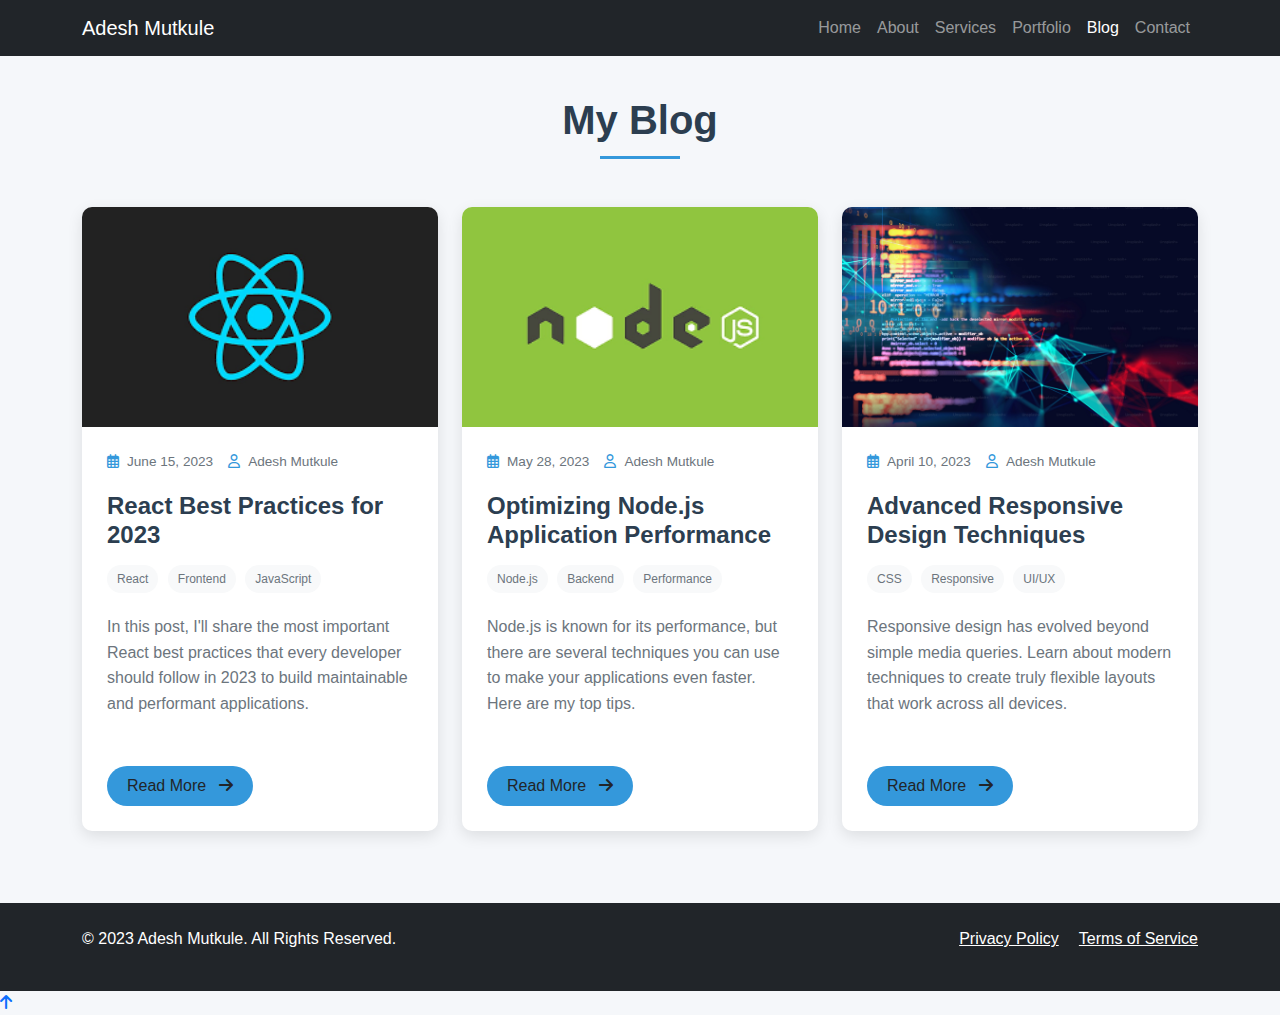
<file: blog.html>
<!DOCTYPE html>
<html lang="en">
<head>
    <meta charset="UTF-8">
    <meta name="viewport" content="width=device-width, initial-scale=1.0">
    <title>Blog - Adesh Mutkule | Full Stack Developer</title>
    <!-- Bootstrap CSS -->
    <link href="https://cdn.jsdelivr.net/npm/bootstrap@5.3.0/dist/css/bootstrap.min.css" rel="stylesheet">
    <!-- Font Awesome -->
    <link rel="stylesheet" href="https://cdnjs.cloudflare.com/ajax/libs/font-awesome/6.4.0/css/all.min.css">
    <!-- Custom CSS -->
    <style>
        :root {
            --primary-color: #3498db;
            --secondary-color: #2c3e50;
            --accent-color: #e74c3c;
            --light-bg: #f8f9fa;
            --dark-bg: #343a40;
            --text-color: #333;
            --text-light: #6c757d;
        }
        
        body {
            font-family: 'Segoe UI', Tahoma, Geneva, Verdana, sans-serif;
            color: var(--text-color);
            background-color: #f5f7fa;
        }
        
        .section-title {
            position: relative;
            padding-bottom: 15px;
            font-weight: 700;
            color: var(--secondary-color);
        }
        
        .section-title:after {
            content: '';
            position: absolute;
            bottom: 0;
            left: 50%;
            transform: translateX(-50%);
            width: 80px;
            height: 3px;
            background: var(--primary-color);
        }
        
        .blog-card {
            border: none;
            border-radius: 10px;
            overflow: hidden;
            box-shadow: 0 5px 15px rgba(0, 0, 0, 0.1);
            transition: all 0.3s ease;
            margin-bottom: 30px;
            background: white;
            height: 100%;
        }
        
        .blog-card:hover {
            transform: translateY(-5px);
            box-shadow: 0 10px 25px rgba(0, 0, 0, 0.15);
        }
        
        .blog-img-container {
            height: 220px;
            overflow: hidden;
        }
        
        .blog-img {
            width: 100%;
            height: 100%;
            object-fit: cover;
            transition: transform 0.5s ease;
        }
        
        .blog-card:hover .blog-img {
            transform: scale(1.05);
        }
        
        .card-body {
            padding: 25px;
            display: flex;
            flex-direction: column;
            height: calc(100% - 220px);
        }
        
        .post-meta {
            display: flex;
            flex-wrap: wrap;
            margin-bottom: 15px;
            font-size: 0.85rem;
            color: var(--text-light);
        }
        
        .post-meta span {
            margin-right: 15px;
            margin-bottom: 5px;
        }
        
        .post-meta i {
            color: var(--primary-color);
        }
        
        .post-title {
            font-weight: 700;
            margin-bottom: 15px;
            color: var(--secondary-color);
            font-size: 1.5rem;
        }
        
        .post-excerpt {
            color: var(--text-light);
            margin-bottom: 20px;
            line-height: 1.6;
            flex-grow: 1;
        }
        
        .read-more-btn {
            background: var(--primary-color);
            border: none;
            padding: 8px 20px;
            border-radius: 30px;
            font-weight: 500;
            transition: all 0.3s ease;
            align-self: flex-start;
        }
        
        .read-more-btn:hover {
            background: var(--secondary-color);
            transform: translateY(-2px);
        }
        
        .tag-badge {
            background: var(--light-bg);
            color: var(--text-light);
            padding: 5px 10px;
            border-radius: 20px;
            font-size: 0.75rem;
            margin-right: 5px;
            margin-bottom: 5px;
            display: inline-block;
        }
        
        .pagination .page-item.active .page-link {
            background-color: var(--primary-color);
            border-color: var(--primary-color);
        }
        
        .pagination .page-link {
            color: var(--secondary-color);
            margin: 0 5px;
            border-radius: 5px !important;
        }
        
        @media (max-width: 768px) {
            .blog-img-container {
                height: 180px;
            }
            
            .card-body {
                padding: 20px;
            }
            
            .post-title {
                font-size: 1.3rem;
            }
        }
    </style>
</head>
<body>
    <!-- Navigation -->
    <nav class="navbar navbar-expand-lg navbar-dark bg-dark fixed-top">
        <div class="container">
            <a class="navbar-brand" href="index.html">Adesh Mutkule</a>
            <button class="navbar-toggler" type="button" data-bs-toggle="collapse" data-bs-target="#navbarNav" aria-controls="navbarNav" aria-expanded="false" aria-label="Toggle navigation">
                <span class="navbar-toggler-icon"></span>
            </button>
            <div class="collapse navbar-collapse" id="navbarNav">
                <ul class="navbar-nav ms-auto">
                    <li class="nav-item"><a class="nav-link" href="index.html">Home</a></li>
                    <li class="nav-item"><a class="nav-link" href="about.html">About</a></li>
                    <li class="nav-item"><a class="nav-link" href="services.html">Services</a></li>
                    <li class="nav-item"><a class="nav-link" href="portfolio.html">Portfolio</a></li>
                    <li class="nav-item"><a class="nav-link active" href="blog.html">Blog</a></li>
                    <li class="nav-item"><a class="nav-link" href="contact.html">Contact</a></li>
                </ul>
            </div>
        </div>
    </nav>

    <!-- Blog Section -->
    <section class="blog-section py-5 mt-5">
        <div class="container">
            <h1 class="section-title text-center mb-5">My Blog</h1>
            
            <div class="row">
                <!-- Blog Post 1 -->
                <div class="col-lg-4 col-md-6 mb-4">
                    <div class="card blog-card">
                        <div class="blog-img-container">
                            <img src="assets/images/blog/1.png" alt="React Best Practices" class="blog-img">
                        </div>
                        <div class="card-body">
                            <div class="post-meta">
                                <span><i class="far fa-calendar-alt me-2"></i>June 15, 2023</span>
                                <span><i class="far fa-user me-2"></i>Adesh Mutkule</span>
                            </div>
                            <h2 class="post-title">React Best Practices for 2023</h2>
                            <div class="mb-3">
                                <span class="tag-badge">React</span>
                                <span class="tag-badge">Frontend</span>
                                <span class="tag-badge">JavaScript</span>
                            </div>
                            <p class="post-excerpt">In this post, I'll share the most important React best practices that every developer should follow in 2023 to build maintainable and performant applications.</p>
                            <a href="#" class="btn read-more-btn">Read More <i class="fas fa-arrow-right ms-2"></i></a>
                        </div>
                    </div>
                </div>
                
                <!-- Blog Post 2 -->
                <div class="col-lg-4 col-md-6 mb-4">
                    <div class="card blog-card">
                        <div class="blog-img-container">
                            <img src="assets/images/blog/2.images.png" alt="Node.js Performance" class="blog-img">
                        </div>
                        <div class="card-body">
                            <div class="post-meta">
                                <span><i class="far fa-calendar-alt me-2"></i>May 28, 2023</span>
                                <span><i class="far fa-user me-2"></i>Adesh Mutkule</span>
                            </div>
                            <h2 class="post-title">Optimizing Node.js Application Performance</h2>
                            <div class="mb-3">
                                <span class="tag-badge">Node.js</span>
                                <span class="tag-badge">Backend</span>
                                <span class="tag-badge">Performance</span>
                            </div>
                            <p class="post-excerpt">Node.js is known for its performance, but there are several techniques you can use to make your applications even faster. Here are my top tips.</p>
                            <a href="#" class="btn read-more-btn">Read More <i class="fas fa-arrow-right ms-2"></i></a>
                        </div>
                    </div>
                </div>
                
                <!-- Blog Post 3 -->
                <div class="col-lg-4 col-md-6 mb-4">
                    <div class="card blog-card">
                        <div class="blog-img-container">
                            <img src="assets/images/blog/5.image.jpg" alt="Responsive Design" class="blog-img">
                        </div>
                        <div class="card-body">
                            <div class="post-meta">
                                <span><i class="far fa-calendar-alt me-2"></i>April 10, 2023</span>
                                <span><i class="far fa-user me-2"></i>Adesh Mutkule</span>
                            </div>
                            <h2 class="post-title">Advanced Responsive Design Techniques</h2>
                            <div class="mb-3">
                                <span class="tag-badge">CSS</span>
                                <span class="tag-badge">Responsive</span>
                                <span class="tag-badge">UI/UX</span>
                            </div>
                            <p class="post-excerpt">Responsive design has evolved beyond simple media queries. Learn about modern techniques to create truly flexible layouts that work across all devices.</p>
                            <a href="#" class="btn read-more-btn">Read More <i class="fas fa-arrow-right ms-2"></i></a>
                        </div>
                    </div>
                </div>
                
                </div>
                </div>
            
        </div>
    </section>
    <section>
        
    <!-- Footer -->
    <footer class="bg-dark text-white py-4">
        <div class="container">
            <div class="row">
                <div class="col-md-6">
                    <p>&copy; 2023 Adesh Mutkule. All Rights Reserved.</p>
                </div>
                <div class="col-md-6 text-md-end">
                    <a href="#" class="text-white me-3">Privacy Policy</a>
                    <a href="#" class="text-white">Terms of Service</a>
                </div>
            </div>
        </div>
    </footer>
         </section>


    <a href="#" class="back-to-top"><i class="fas fa-arrow-up"></i></a>

   
    

    <!-- Bootstrap JS -->
    <script src="https://cdn.jsdelivr.net/npm/bootstrap@5.3.0/dist/js/bootstrap.bundle.min.js"></script>
</body>
</html>
</file>
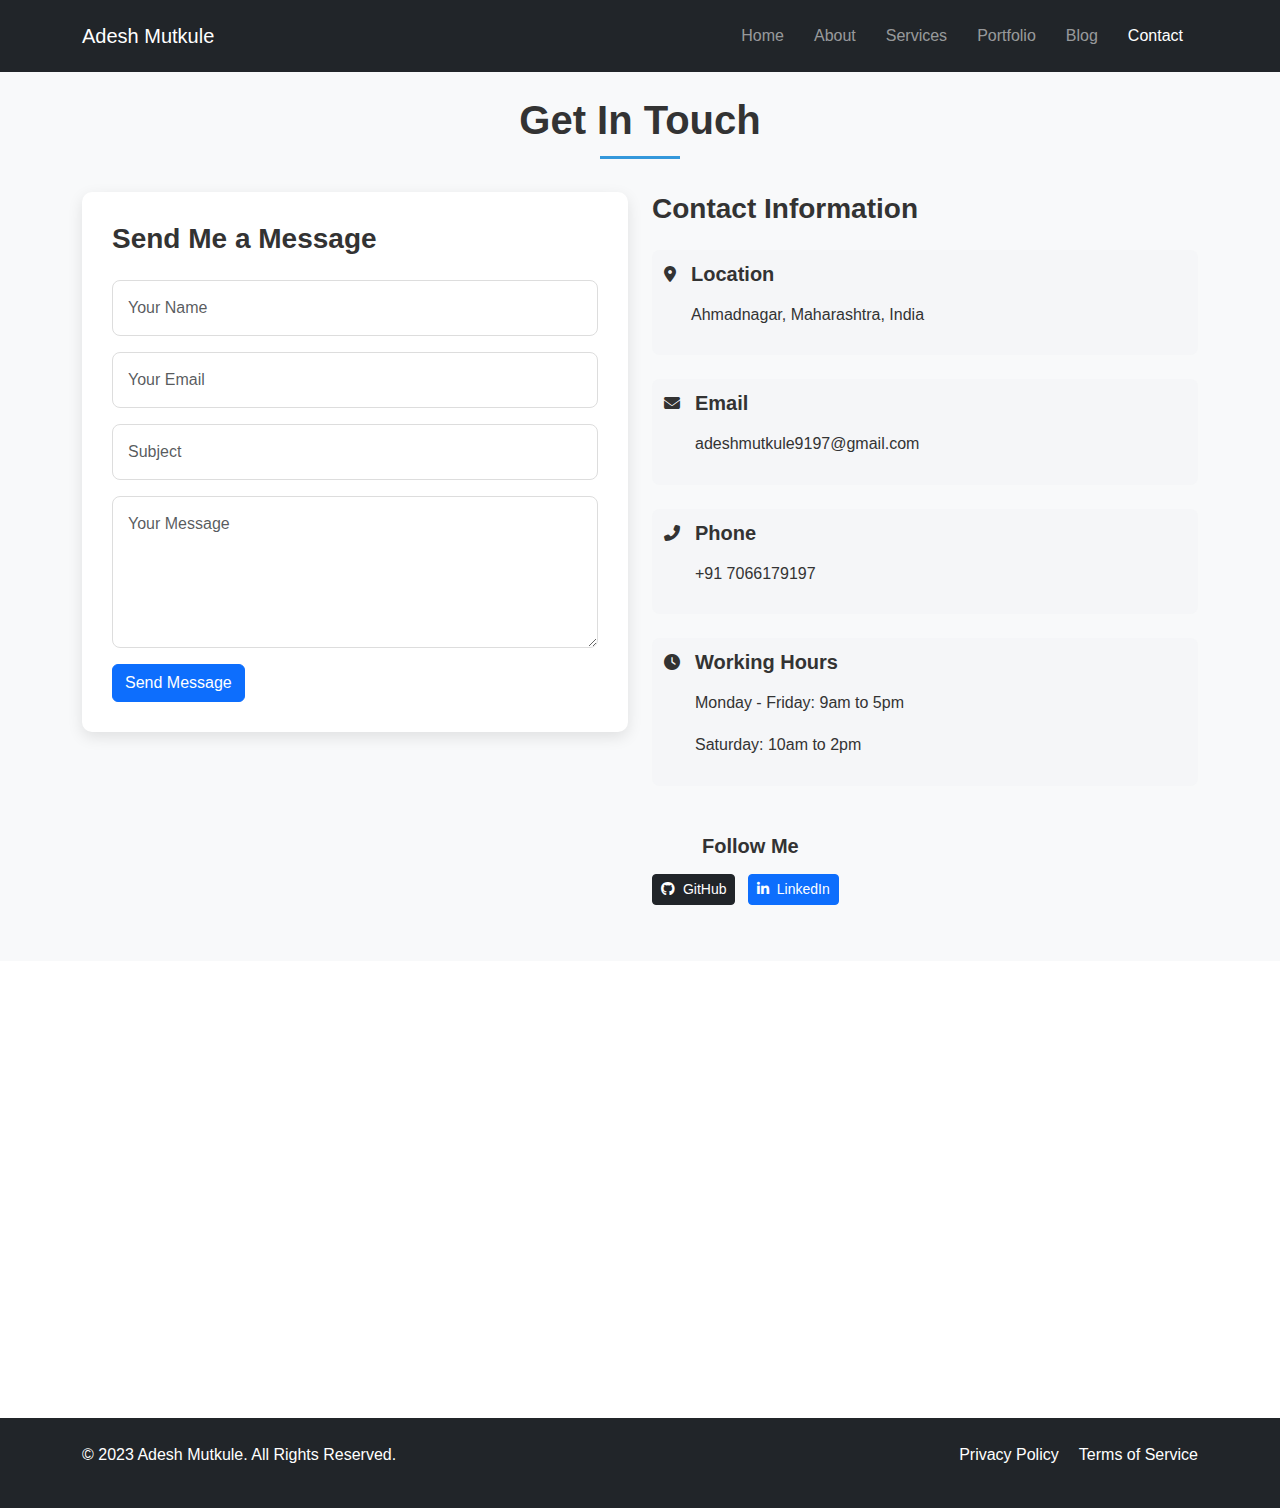
<file: contact.html>
<!DOCTYPE html>
<html lang="en">

<head>
    <meta charset="UTF-8">
    <meta name="viewport" content="width=device-width, initial-scale=1.0">
    <title>Contact - Adesh Mutkule | Full Stack Developer</title>
    <!-- Bootstrap CSS -->
    <link href="https://cdn.jsdelivr.net/npm/bootstrap@5.3.0/dist/css/bootstrap.min.css" rel="stylesheet">
    <!-- Font Awesome -->
    <link rel="stylesheet" href="https://cdnjs.cloudflare.com/ajax/libs/font-awesome/6.4.0/css/all.min.css">
    <!-- Custom CSS -->
    <link rel="stylesheet" href="assets/css/style.css">
    <link rel="stylesheet" href="assets/css/responsive.css">
</head>

<body>
    <!-- Navigation -->
    <nav class="navbar navbar-expand-lg navbar-dark bg-dark fixed-top">
        <div class="container">
            <a class="navbar-brand" href="index.html">Adesh Mutkule</a>
            <button class="navbar-toggler" type="button" data-bs-toggle="collapse" data-bs-target="#navbarNav">
                <span class="navbar-toggler-icon"></span>
            </button>
            <div class="collapse navbar-collapse" id="navbarNav">
                <ul class="navbar-nav ms-auto">
                    <li class="nav-item"><a class="nav-link" href="index.html">Home</a></li>
                    <li class="nav-item"><a class="nav-link" href="about.html">About</a></li>
                    <li class="nav-item"><a class="nav-link" href="services.html">Services</a></li>
                    <li class="nav-item"><a class="nav-link" href="portfolio.html">Portfolio</a></li>
                    <li class="nav-item"><a class="nav-link" href="blog.html">Blog</a></li>
                    <li class="nav-item"><a class="nav-link active" href="contact.html">Contact</a></li>
                </ul>
            </div>
        </div>
    </nav>

    <!-- Contact Section -->
    <section class="contact-section py-5 mt-5">
        <div class="container">
            <h1 class="section-title text-center mb-5">Get In Touch</h1>

            <div class="row">
                <div class="col-lg-6 mb-5 mb-lg-0">
                    <div class="contact-form">
                        <h3 class="mb-4">Send Me a Message</h3>
                        <form id="contactForm" method="POST">
                            <div class="mb-3">
                                <input type="text" class="form-control" id="name" placeholder="Your Name" required>
                            </div>
                            <div class="mb-3">
                                <input type="email" class="form-control" id="email" placeholder="Your Email" required>
                            </div>
                            <div class="mb-3">
                                <input type="text" class="form-control" id="subject" placeholder="Subject">
                            </div>
                            <div class="mb-3">
                                <textarea class="form-control" id="message" rows="5" placeholder="Your Message"
                                    required></textarea>
                            </div>
                            <button type="submit" class="btn btn-primary">Send Message</button>
                        </form>
                        <div id="formSuccess" class="alert alert-success mt-3 d-none">
                            Thank you for your message! I will get back to you soon.
                        </div>
                    </div>
                </div>

                <div class="col-lg-6">
                    <div class="contact-info">
                        <h3 class="mb-4">Contact Information</h3>
                        <div class="info-item mb-4">
                            <div class="icon-box">
                                <i class="fas fa-map-marker-alt"></i>
                            </div>
                            <div class="info-content">
                                <h5>Location</h5>
                                <p>Ahmadnagar, Maharashtra, India</p>
                            </div>
                        </div>

                        <div class="info-item mb-4">
                            <div class="icon-box">
                                <i class="fas fa-envelope"></i>
                            </div>
                            <div class="info-content">
                                <h5>Email</h5>
                                <p>adeshmutkule9197@gmail.com</p>
                            </div>
                        </div>

                        <div class="info-item mb-4">
                            <div class="icon-box">
                                <i class="fas fa-phone-alt"></i>
                            </div>
                            <div class="info-content">
                                <h5>Phone</h5>
                                <p>+91 7066179197</p>
                            </div>
                        </div>

                        <div class="info-item">
                            <div class="icon-box">
                                <i class="fas fa-clock"></i>
                            </div>
                            <div class="info-content">
                                <h5>Working Hours</h5>
                                <p>Monday - Friday: 9am to 5pm</p>
                                <p>Saturday: 10am to 2pm</p>
                            </div>
                        </div>

                        <div class="social-links mt-5 mr-4">
                            <h5 class="mb-3" style="margin-left: 50px;">Follow Me</h5>

                            <!-- GitHub Button -->
                            <a href="https://github.com/Adesh-Mutkule" class="btn btn-dark btn-sm me-2 mb-2">
                                <i class="fab fa-github me-1"></i> GitHub
                            </a>

                            <!-- LinkedIn Button -->
                            <a href="https://www.linkedin.com/in/adesh-mutkule-3a5622282"
                                class="btn btn-primary btn-sm me-2 mb-2">
                                <i class="fab fa-linkedin-in me-1"></i> LinkedIn
                            </a>
                        </div>
                    </div>
                </div>
            </div>
        </div>
    </section>

    <!-- Map Section -->
    <section class="map-section">
        <div class="container-fluid p-0">
            <iframe
                src="https://www.google.com/maps/embed?pb=!1m18!1m12!1m3!1d120637.94989531246!2d74.66027025875806!3d19.110466281412023!2m3!1f0!2f0!3f0!3m2!1i1024!2i768!4f13.1!3m3!1m2!1s0x3bdcb05d46788921%3A0x6677e92c1a5181b6!2sAhmadnagar%2C%20Maharashtra!5e0!3m2!1sen!2sin!4v1749920651245!5m2!1sen!2sin"
                width="100%" height="450" style="border:0;" allowfullscreen="" loading="lazy"
                referrerpolicy="no-referrer-when-downgrade"></iframe>
        </div>
    </section>

    <!-- Footer -->
    <footer class="bg-dark text-white py-4">
        <div class="container">
            <div class="row">
                <div class="col-md-6">
                    <p>&copy; 2023 Adesh Mutkule. All Rights Reserved.</p>
                </div>
                <div class="col-md-6 text-md-end">
                    <a href="#" class="text-white me-3">Privacy Policy</a>
                    <a href="#" class="text-white">Terms of Service</a>
                </div>
            </div>
        </div>
    </footer>
    <a href="#" class="back-to-top"><i class="fas fa-arrow-up"></i></a>


    <!-- JavaScript -->
    <script src="https://cdn.jsdelivr.net/npm/bootstrap@5.3.0/dist/js/bootstrap.bundle.min.js"></script>
    <script src="assets/js/contact-form.js"></script>
    <script src="assets/js/main.js"></script>
</body>

</html>
</file>
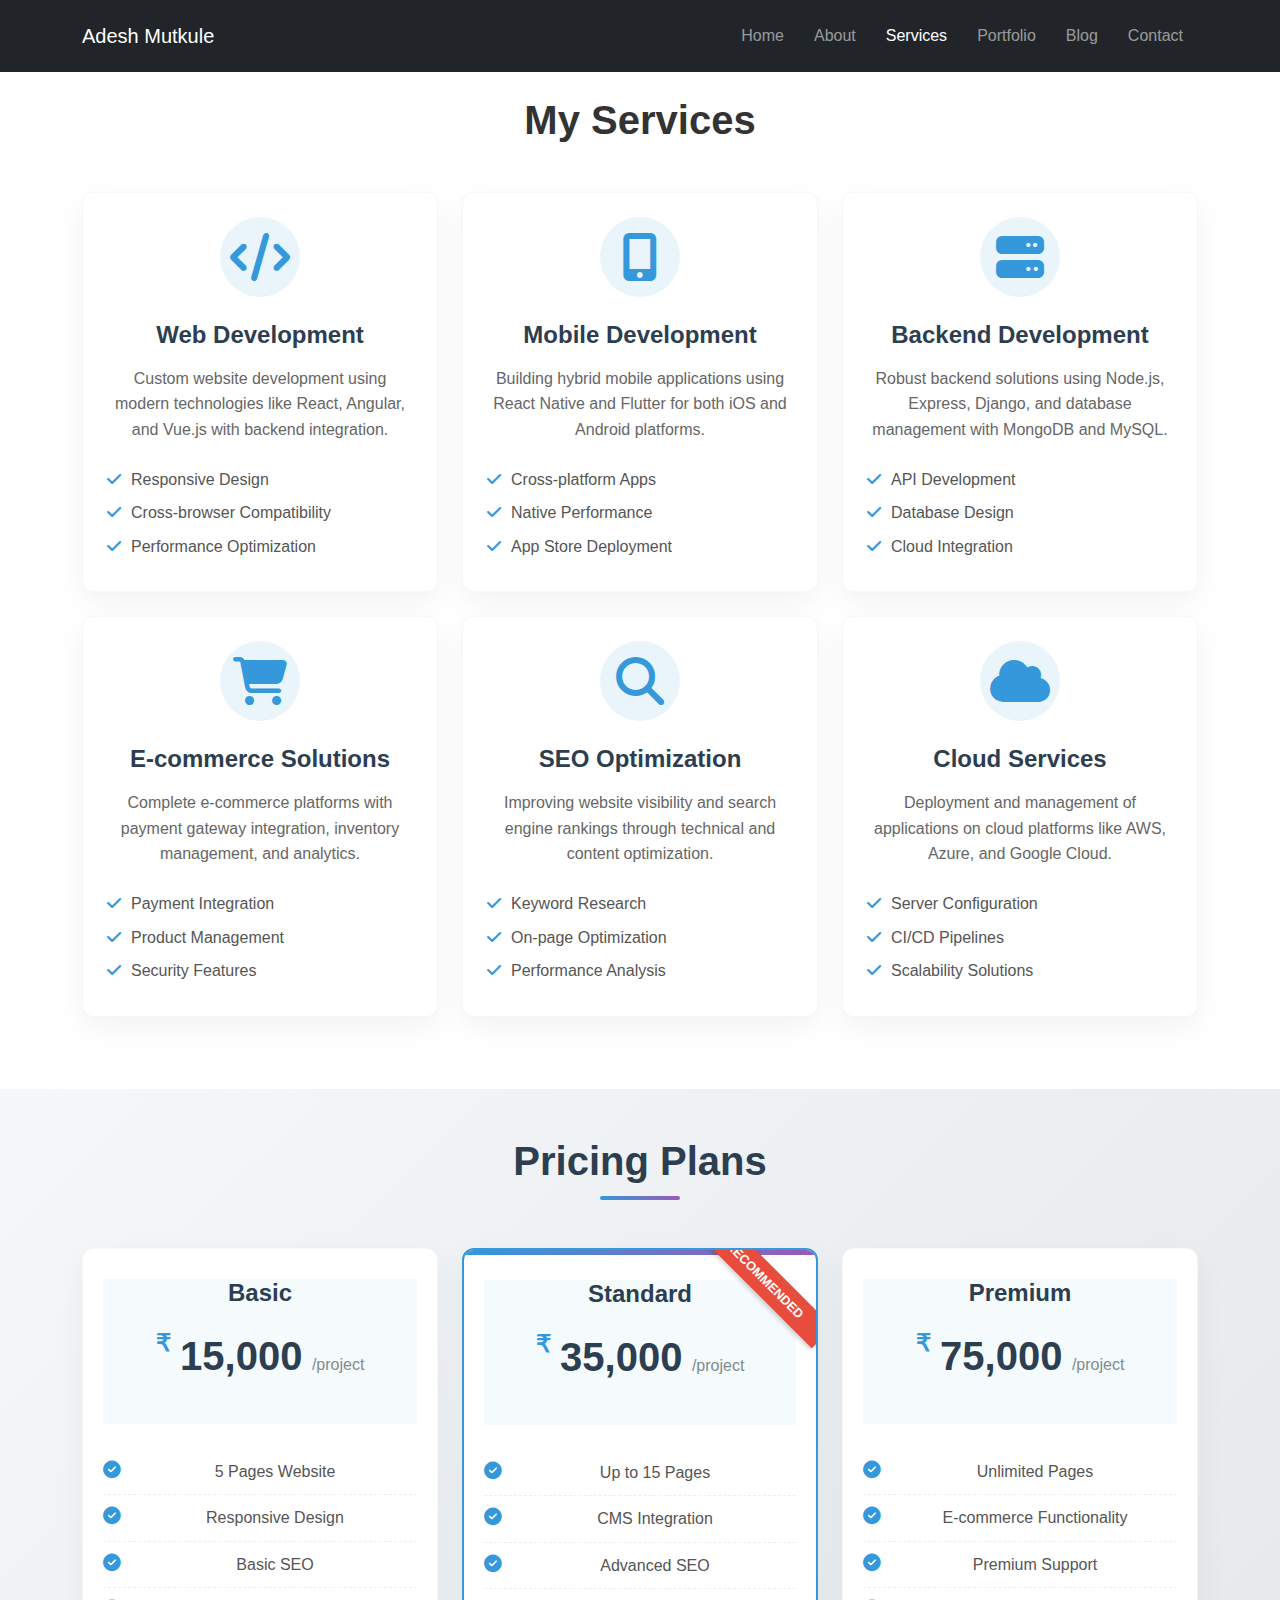
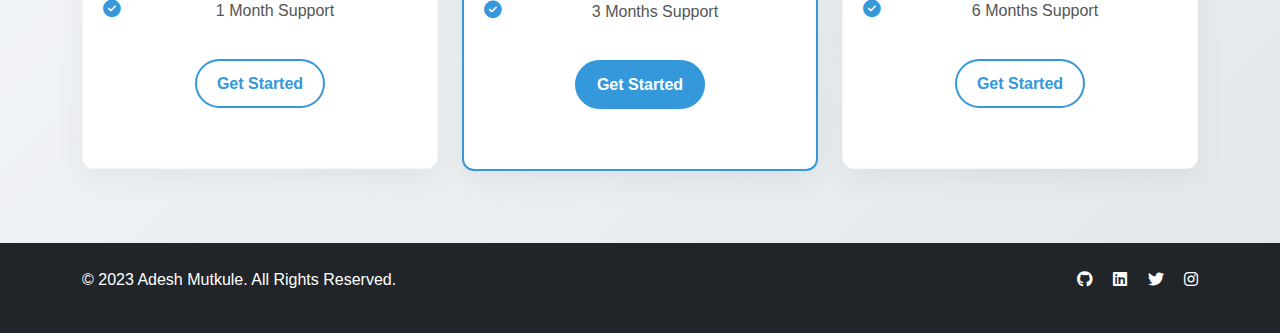
<file: services.html>
<!DOCTYPE html>
<html lang="en">
<head>
    <meta charset="UTF-8">
    <meta name="viewport" content="width=device-width, initial-scale=1.0">
    <title>Services - Adesh Mutkule | Full Stack Developer</title>
    <!-- Bootstrap CSS -->
    <link href="https://cdn.jsdelivr.net/npm/bootstrap@5.3.0/dist/css/bootstrap.min.css" rel="stylesheet">
    <!-- Font Awesome -->
    <link rel="stylesheet" href="https://cdnjs.cloudflare.com/ajax/libs/font-awesome/6.4.0/css/all.min.css">
    <!-- Custom CSS -->
    <link rel="stylesheet" href="assets/css/style.css">
    <link rel="stylesheet" href="assets/css/responsive.css">
</head>
<body>
    <!-- Navigation -->
    <nav class="navbar navbar-expand-lg navbar-dark bg-dark fixed-top">
        <div class="container">
            <a class="navbar-brand" href="index.html">Adesh Mutkule</a>
            <button class="navbar-toggler" type="button" data-bs-toggle="collapse" data-bs-target="#navbarNav">
                <span class="navbar-toggler-icon"></span>
            </button>
            <div class="collapse navbar-collapse" id="navbarNav">
                <ul class="navbar-nav ms-auto">
                    <li class="nav-item"><a class="nav-link" href="index.html">Home</a></li>
                    <li class="nav-item"><a class="nav-link" href="about.html">About</a></li>
                    <li class="nav-item"><a class="nav-link active" href="services.html">Services</a></li>
                    <li class="nav-item"><a class="nav-link" href="portfolio.html">Portfolio</a></li>
                    <li class="nav-item"><a class="nav-link" href="blog.html">Blog</a></li>
                    <li class="nav-item"><a class="nav-link" href="contact.html">Contact</a></li>
                </ul>
            </div>
        </div>
    </nav>

<!-- Services Section -->
<section class="expert-services py-5 mt-5">
    <div class="container">
        <h1 class="services-main-title text-center mb-5">My Services</h1>
        <div class="row">
            <!-- Web Development -->
            <div class="col-md-4 mb-4">
                <div class="service-item-card p-4 h-100">
                    <div class="service-icon-container mb-4">
                        <i class="fas fa-code fa-3x"></i>
                    </div>
                    <h3 class="service-title">Web Development</h3>
                    <p class="service-description">Custom website development using modern technologies like React, Angular, and Vue.js with backend integration.</p>
                    <ul class="service-benefits-list">
                        <li>Responsive Design</li>
                        <li>Cross-browser Compatibility</li>
                        <li>Performance Optimization</li>
                    </ul>
                    <div class="service-hover-layer"></div>
                </div>
            </div>
            
            <!-- Mobile Development -->
            <div class="col-md-4 mb-4">
                <div class="service-item-card p-4 h-100">
                    <div class="service-icon-container mb-4">
                        <i class="fas fa-mobile-alt fa-3x"></i>
                    </div>
                    <h3 class="service-title">Mobile Development</h3>
                    <p class="service-description">Building hybrid mobile applications using React Native and Flutter for both iOS and Android platforms.</p>
                    <ul class="service-benefits-list">
                        <li>Cross-platform Apps</li>
                        <li>Native Performance</li>
                        <li>App Store Deployment</li>
                    </ul>
                    <div class="service-hover-layer"></div>
                </div>
            </div>
            
            <!-- Backend Development -->
            <div class="col-md-4 mb-4">
                <div class="service-item-card p-4 h-100">
                    <div class="service-icon-container mb-4">
                        <i class="fas fa-server fa-3x"></i>
                    </div>
                    <h3 class="service-title">Backend Development</h3>
                    <p class="service-description">Robust backend solutions using Node.js, Express, Django, and database management with MongoDB and MySQL.</p>
                    <ul class="service-benefits-list">
                        <li>API Development</li>
                        <li>Database Design</li>
                        <li>Cloud Integration</li>
                    </ul>
                    <div class="service-hover-layer"></div>
                </div>
            </div>
            
            <!-- E-commerce Solutions -->
            <div class="col-md-4 mb-4">
                <div class="service-item-card p-4 h-100">
                    <div class="service-icon-container mb-4">
                        <i class="fas fa-shopping-cart fa-3x"></i>
                    </div>
                    <h3 class="service-title">E-commerce Solutions</h3>
                    <p class="service-description">Complete e-commerce platforms with payment gateway integration, inventory management, and analytics.</p>
                    <ul class="service-benefits-list">
                        <li>Payment Integration</li>
                        <li>Product Management</li>
                        <li>Security Features</li>
                    </ul>
                    <div class="service-hover-layer"></div>
                </div>
            </div>
            
            <!-- SEO Optimization -->
            <div class="col-md-4 mb-4">
                <div class="service-item-card p-4 h-100">
                    <div class="service-icon-container mb-4">
                        <i class="fas fa-search fa-3x"></i>
                    </div>
                    <h3 class="service-title">SEO Optimization</h3>
                    <p class="service-description">Improving website visibility and search engine rankings through technical and content optimization.</p>
                    <ul class="service-benefits-list">
                        <li>Keyword Research</li>
                        <li>On-page Optimization</li>
                        <li>Performance Analysis</li>
                    </ul>
                    <div class="service-hover-layer"></div>
                </div>
            </div>
            
            <!-- Cloud Services -->
            <div class="col-md-4 mb-4">
                <div class="service-item-card p-4 h-100">
                    <div class="service-icon-container mb-4">
                        <i class="fas fa-cloud fa-3x"></i>
                    </div>
                    <h3 class="service-title">Cloud Services</h3>
                    <p class="service-description">Deployment and management of applications on cloud platforms like AWS, Azure, and Google Cloud.</p>
                    <ul class="service-benefits-list">
                        <li>Server Configuration</li>
                        <li>CI/CD Pipelines</li>
                        <li>Scalability Solutions</li>
                    </ul>
                    <div class="service-hover-layer"></div>
                </div>
            </div>
        </div>
    </div>
</section>

 <section class="plan-section py-5">
    <div class="container">
        <h2 class="plan-heading text-center mb-5">Pricing Plans</h2>
        <div class="row justify-content-center">
            <!-- Basic Plan -->
            <div class="col-lg-4 col-md-6 mb-4">
                <div class="plan-card">
                    <div class="plan-header">
                        <h3 class="plan-title">Basic</h3>
                        <div class="plan-price">
                            <span class="currency-symbol">₹</span>
                            <span class="price-amount">15,000</span>
                            <span class="price-period">/project</span>
                        </div>
                    </div>
                    <div class="plan-features">
                        <ul>
                            <li><i class="fas fa-check-circle"></i> 5 Pages Website</li>
                            <li><i class="fas fa-check-circle"></i> Responsive Design</li>
                            <li><i class="fas fa-check-circle"></i> Basic SEO</li>
                            <li><i class="fas fa-check-circle"></i> 1 Month Support</li>
                        </ul>
                    </div>
                    <div class="plan-footer">
                        <a href="contact.html" class="plan-button">Get Started</a>
                    </div>
                    <div class="plan-ribbon"></div>
                </div>
            </div>
            
            <!-- Standard Plan (Popular) -->
            <div class="col-lg-4 col-md-6 mb-4">
                <div class="plan-card featured-plan">
                    <div class="popular-tag">Recommended</div>
                    <div class="plan-header">
                        <h3 class="plan-title">Standard</h3>
                        <div class="plan-price">
                            <span class="currency-symbol">₹</span>
                            <span class="price-amount">35,000</span>
                            <span class="price-period">/project</span>
                        </div>
                    </div>
                    <div class="plan-features">
                        <ul>
                            <li><i class="fas fa-check-circle"></i> Up to 15 Pages</li>
                            <li><i class="fas fa-check-circle"></i> CMS Integration</li>
                            <li><i class="fas fa-check-circle"></i> Advanced SEO</li>
                            <li><i class="fas fa-check-circle"></i> 3 Months Support</li>
                        </ul>
                    </div>
                    <div class="plan-footer">
                        <a href="contact.html" class="plan-button primary-button">Get Started</a>
                    </div>
                    <div class="plan-ribbon"></div>
                </div>
            </div>
            
            <!-- Premium Plan -->
            <div class="col-lg-4 col-md-6 mb-4">
                <div class="plan-card">
                    <div class="plan-header">
                        <h3 class="plan-title">Premium</h3>
                        <div class="plan-price">
                            <span class="currency-symbol">₹</span>
                            <span class="price-amount">75,000</span>
                            <span class="price-period">/project</span>
                        </div>
                    </div>
                    <div class="plan-features">
                        <ul>
                            <li><i class="fas fa-check-circle"></i> Unlimited Pages</li>
                            <li><i class="fas fa-check-circle"></i> E-commerce Functionality</li>
                            <li><i class="fas fa-check-circle"></i> Premium Support</li>
                            <li><i class="fas fa-check-circle"></i> 6 Months Support</li>
                        </ul>
                    </div>
                    <div class="plan-footer">
                        <a href="contact.html" class="plan-button">Get Started</a>
                    </div>
                    <div class="plan-ribbon"></div>
                </div>
            </div>
        </div>
    </div>
</section>

    <!-- Footer -->
    <footer class="bg-dark text-white py-4">
        <div class="container">
            <div class="row">
                <div class="col-md-6">
                    <p>&copy; 2023 Adesh Mutkule. All Rights Reserved.</p>
                </div>
                <div class="col-md-6 text-md-end">
                    <a href="#" class="text-white me-3"><i class="fab fa-github"></i></a>
                    <a href="#" class="text-white me-3"><i class="fab fa-linkedin"></i></a>
                    <a href="#" class="text-white me-3"><i class="fab fa-twitter"></i></a>
                    <a href="#" class="text-white"><i class="fab fa-instagram"></i></a>
                </div>
            </div>
        </div>
    </footer>
    <a href="#" class="back-to-top"><i class="fas fa-arrow-up"></i></a>


    <!-- JavaScript -->
    <script src="https://cdn.jsdelivr.net/npm/bootstrap@5.3.0/dist/js/bootstrap.bundle.min.js"></script>
    <script src="assets/js/main.js"></script>
</body>
</html>
</file>
<file: assets/css/style.css>
/* ===== Base Styles ===== */
:root {
  --primary-color: #3498db;
  --secondary-color: #2c3e50;
  --light-color: #ecf0f1;
  --dark-color: #2c3e50;
  --success-color: #2ecc71;
}

body {
  font-family: 'Poppins', sans-serif;
  line-height: 1.6;
  color: #333;
  overflow-x: hidden;
}

/* ===== Typography ===== */
h1, h2, h3, h4, h5, h6 {
  font-weight: 700;
  margin-bottom: 1rem;
}

.section-title {
  position: relative;
  margin-bottom: 3rem;
  text-align: center;
  font-size: 2.5rem;
}

.section-title::after {
  content: '';
  position: absolute;
  bottom: -15px;
  left: 50%;
  transform: translateX(-50%);
  width: 80px;
  height: 3px;
  background: var(--primary-color);
}


/* ===== Profile Image Box ===== */
.profile-image-box {
    position: relative;
    width: 100%;
    max-width: 300px; /* Reduced from 400px */
    margin: 0 auto;
    border-radius: 15px;
    overflow: hidden;
    box-shadow: 0 10px 30px rgba(0, 0, 0, 0.1);
    transition: all 0.3s ease;
}

.profile-image-box img {
    width: 100%;
    height: auto;
    display: block;
    transition: transform 0.5s ease;
    /* border: 3px solid white;  */
}

/* Hover Effects */
.profile-image-box:hover {
    box-shadow: 0 15px 40px rgba(0, 0, 0, 0.15);
}

.profile-image-box:hover img {
    transform: scale(1.03);
}

/* Frame Effect */
.profile-image-box::before {
    content: '';
    position: absolute;
    top: 10px; /* Reduced from 20px */
    left: 10px; /* Reduced from 20px */
    right: 10px; /* Reduced from 20px */
    bottom: 10px; /* Reduced from 20px */
    border: 2px solid rgba(255, 255, 255, 0.5);
    border-radius: 5px;
    z-index: 1;
    pointer-events: none;
    opacity: 0;
    transition: opacity 0.3s ease;
}

.profile-image-box:hover::before {
    opacity: 1;
}

/* Responsive Adjustments */
@media (max-width: 991.98px) {
    .profile-image-box {
        max-width: 250px; /* Reduced from 350px */
        margin-bottom: 30px;
    }
}

@media (max-width: 767.98px) {
    .profile-image-box {
        max-width: 200px; /* Reduced from 300px */
    }
}

.section-subtitle {
  font-size: 1.5rem;
  color: #2c3e50;
  position: relative;
  padding-bottom: 10px;
  font-weight: 600;
}

.section-subtitle::after {
  content: '';
  position: absolute;
  bottom: 0;
  left: 0;
  width: 50px;
  height: 3px;
  background: linear-gradient(90deg, #3498db, #9b59b6);
  border-radius: 3px;
}

/* ===== Navigation ===== */
.navbar {
  padding: 15px 0;
  transition: all 0.3s;
}

.navbar.scrolled {
  padding: 10px 0;
  background-color: rgba(44, 62, 80, 0.9) !important;
}

.nav-link {
  font-weight: 500;
  padding: 8px 15px !important;
}

/* ===== Hero Section ===== */
.hero-section {
  padding: 150px 0 100px;
  background: linear-gradient(135deg, var(--primary-color), var(--secondary-color));
  color: white;
}

/* ===== About Section ===== */
.about-content .lead {
  font-size: 1.25rem;
  font-weight: 300;
}

/* ===== Card Styles ===== */
.skills-card, 
.profile-card,
.service-item-card,
.plan-card {
  background: white;
  border-radius: 12px;
  box-shadow: 0 10px 30px rgba(0, 0, 0, 0.05);
  transition: all 0.3s ease;
  border: 1px solid rgba(0, 0, 0, 0.03);
  position: relative;
  overflow: hidden;
  z-index: 1;
}

.skills-card:hover, 
.profile-card:hover,
.service-item-card:hover,
.plan-card:hover {
  transform: translateY(-5px);
  box-shadow: 0 15px 40px rgba(0, 0, 0, 0.1);
}

/* ===== Skills Section ===== */
.skill-category-card {
  margin-bottom: 25px;
}

.skill-category-title {
  font-size: 1.1rem;
  color: #3498db;
  margin-bottom: 1.2rem;
  font-weight: 600;
  display: flex;
  align-items: center;
}

.skill-progress-item {
  margin-bottom: 1.2rem;
}

.skill-info {
  display: flex;
  justify-content: space-between;
  margin-bottom: 5px;
}

.skill-name {
  font-size: 0.9rem;
  color: #555;
  font-weight: 500;
}

.skill-percent {
  font-size: 0.85rem;
  color: #7f8c8d;
  font-weight: 600;
}

.progress-track {
  height: 8px;
  background-color: #f1f3f5;
  border-radius: 4px;
  overflow: hidden;
  position: relative;
}

.progress-fill {
  height: 100%;
  border-radius: 4px;
  position: relative;
  width: 0;
  transition: width 1.5s ease-out;
}

.progress-fill::after {
  content: '';
  position: absolute;
  top: 0;
  left: 0;
  right: 0;
  bottom: 0;
  background: linear-gradient(90deg, rgba(255,255,255,0.1), rgba(255,255,255,0.4));
  animation: shine 2s infinite;
}

@keyframes shine {
  0% { transform: translateX(-100%); }
  100% { transform: translateX(100%); }
}

/* Skill-specific colors */
.html-fill { background: linear-gradient(90deg, #e34c26, #f06529); }
.css-fill { background: linear-gradient(90deg, #264de4, #2965f1); }
.bootstrap-fill { background: linear-gradient(90deg, #563d7c, #7952b3); }
.js-fill { background: linear-gradient(90deg, #f0db4f, #f7df1e); }
.php-fill { background: linear-gradient(90deg, #777bb3, #8892bf); }
.node-fill { background: linear-gradient(90deg, #68a063, #8cc84b); }
.mysql-fill { background: linear-gradient(90deg, #00758f, #00a1e4); }
.mongo-fill { background: linear-gradient(90deg, #589636, #4db33d); }

/* Additional Skills */
.additional-skills {
  margin-top: 30px;
}

.skills-tag-cloud {
  display: flex;
  flex-wrap: wrap;
  gap: 10px;
}

.skill-tag {
  background: rgba(52, 152, 219, 0.1);
  color: #3498db;
  padding: 6px 12px;
  border-radius: 20px;
  font-size: 0.8rem;
  font-weight: 500;
  transition: all 0.3s ease;
}

.skill-tag:hover {
  background: #3498db;
  color: white;
  transform: translateY(-2px);
}

/* ===== Personal Information ===== */
.personal-info-grid {
  display: grid;
  grid-template-columns: repeat(2, 1fr);
  gap: 20px;
}

.info-item {
  display: flex;
  align-items: flex-start;
  gap: 15px;
  padding: 12px;
  border-radius: 8px;
  transition: all 0.3s ease;
  background: rgba(241, 243, 245, 0.5);
}

.info-item:hover {
  background: rgba(52, 152, 219, 0.1);
  transform: translateY(-3px);
}

.info-icon {
  width: 40px;
  height: 40px;
  background: linear-gradient(135deg, #3498db, #9b59b6);
  color: white;
  border-radius: 50%;
  display: flex;
  align-items: center;
  justify-content: center;
  flex-shrink: 0;
}

.info-content {
  flex: 1;
}

.info-label {
  font-size: 0.75rem;
  color: #7f8c8d;
  margin-bottom: 3px;
  font-weight: 600;
  text-transform: uppercase;
}

.info-value {
  font-size: 0.95rem;
  color: #2c3e50;
  margin-bottom: 0;
  font-weight: 500;
}

/* ===== Action Buttons ===== */
.action-buttons {
  display: flex;
  gap: 15px;
  flex-wrap: wrap;
}

.primary-action-btn, 
.secondary-action-btn,
.plan-button {
  padding: 10px 20px;
  border-radius: 50px;
  font-weight: 600;
  text-decoration: none;
  display: inline-flex;
  align-items: center;
  transition: all 0.3s ease;
  text-align: center;
}

.primary-action-btn {
  background: linear-gradient(135deg, #3498db, #9b59b6);
  color: white;
  box-shadow: 0 4px 15px rgba(52, 152, 219, 0.3);
}


/* about page  */
/* बॉक्स स्टाइलिंग */
.profile-box {
    display: inline-block;
    padding: 8px; /* बॉर्डरसाठी जागा */
    background: linear-gradient(45deg, #ff7e5f, #4a90e2, #ff7e5f);
    background-size: 200% 200%;
    border-radius: 10px; /* बॉक्सचे कोपरे गोल */
    animation: gradientBorder 3s infinite alternate;
    box-shadow: 0 4px 15px rgba(0, 0, 0, 0.2);
}

/* इमेज साइज कमी करणे */
#animated-profile {
    width: 350px;
    height: auto;
    display: block;
    border-radius: 5px; /* इमेजचे कोपरे थोडे गोल */
}

/* ग्रेडियंट बॉर्डर अॅनिमेशन */
@keyframes gradientBorder {
    0% {
        background-position: 0% 50%;
    }
    50% {
        background-position: 100% 50%;
    }
    100% {
        background-position: 0% 50%;
    }
}

.primary-action-btn:hover {
  transform: translateY(-3px);
  box-shadow: 0 6px 20px rgba(52, 152, 219, 0.4);
  color: white;
}

.secondary-action-btn {
  border: 2px solid #3498db;
  color: #3498db;
  background: white;
}

.secondary-action-btn:hover {
  background: rgba(52, 152, 219, 0.1);
  transform: translateY(-3px);
  color: #3498db;
}

/* ===== Services Section ===== */
.services-area {
  padding: 80px 0;
  background-color: #f8f9fa;
}

.services-heading {
  position: relative;
  margin-bottom: 60px;
  text-align: center;
  font-size: 2.5rem;
  color: #2c3e50;
}

.services-heading::after {
  content: '';
  position: absolute;
  bottom: -15px;
  left: 50%;
  transform: translateX(-50%);
  width: 80px;
  height: 3px;
  background: #3498db;
}

.service-item-card {
  padding: 30px;
  text-align: center;
  height: 100%;
}

.service-item-card::before {
  content: '';
  position: absolute;
  top: 0;
  left: 0;
  width: 100%;
  height: 100%;
  background: linear-gradient(135deg, rgba(52, 152, 219, 0.1), rgba(155, 89, 182, 0.1));
  opacity: 0;
  transition: all 0.4s ease;
  z-index: -1;
}

.service-item-card:hover::before {
  opacity: 1;
}

.service-icon-container {
  width: 80px;
  height: 80px;
  margin: 0 auto 25px;
  display: flex;
  align-items: center;
  justify-content: center;
  color: #3498db;
  position: relative;
  transition: all 0.4s ease;
}

.service-icon-container::before {
  content: '';
  position: absolute;
  width: 100%;
  height: 100%;
  border-radius: 50%;
  background: rgba(52, 152, 219, 0.1);
  transform: scale(1);
  transition: all 0.4s ease;
  z-index: -1;
}

.service-item-card:hover .service-icon-container {
  color: white;
}

.service-item-card:hover .service-icon-container::before {
  background: linear-gradient(135deg, #3498db, #9b59b6);
  transform: scale(1.1);
}

.service-title {
  font-size: 1.5rem;
  margin-bottom: 1rem;
  color: #2c3e50;
  transition: all 0.3s ease;
}

.service-item-card:hover .service-title {
  color: #3498db;
}

.service-description {
  color: #666;
  margin-bottom: 1.5rem;
  transition: all 0.3s ease;
}

.service-item-card:hover .service-description {
  color: #555;
}

.service-benefits-list {
  list-style: none;
  padding-left: 0;
  text-align: left;
  margin-bottom: 0;
}

.service-benefits-list li {
  position: relative;
  padding-left: 1.5rem;
  margin-bottom: 0.5rem;
  color: #555;
  transition: all 0.3s ease;
}

.service-benefits-list li::before {
  content: '\f00c';
  font-family: 'Font Awesome 5 Free';
  font-weight: 900;
  position: absolute;
  left: 0;
  color: #3498db;
  transition: all 0.3s ease;
}

.service-item-card:hover .service-benefits-list li {
  color: #444;
}

.service-item-card:hover .service-benefits-list li::before {
  color: #9b59b6;
  transform: scale(1.2);
}

.service-hover-layer {
  position: absolute;
  top: 0;
  left: 0;
  width: 100%;
  height: 100%;
  background: radial-gradient(circle at center, rgba(52, 152, 219, 0.1) 0%, transparent 70%);
  opacity: 0;
  transition: all 0.5s ease;
  z-index: -1;
}

.service-item-card:hover .service-hover-layer {
  opacity: 1;
  transform: scale(1.5);
}

/* ===== Pricing Section ===== */
.plan-section {
  background: linear-gradient(135deg, #f5f7fa 0%, #e4e8eb 100%);
  position: relative;
  overflow: hidden;
}

.plan-heading {
  font-size: 2.5rem;
  color: #2c3e50;
  position: relative;
  padding-bottom: 15px;
  margin-bottom: 3rem;
  font-weight: 700;
}

.plan-heading::after {
  content: '';
  position: absolute;
  bottom: 0;
  left: 50%;
  transform: translateX(-50%);
  width: 80px;
  height: 4px;
  background: linear-gradient(90deg, #3498db, #9b59b6);
  border-radius: 2px;
}

.plan-card {
  padding: 30px 20px;
  text-align: center;
}

.plan-card::before {
  content: '';
  position: absolute;
  top: 0;
  left: 0;
  width: 100%;
  height: 5px;
  background: linear-gradient(90deg, #3498db, #9b59b6);
  opacity: 0;
  transition: all 0.3s ease;
}

.plan-card:hover::before {
  opacity: 1;
}

.featured-plan {
  border: 2px solid #3498db;
  position: relative;
}

.featured-plan::before {
  opacity: 1;
}

.plan-header {
  padding: 0 0 20px;
  background: rgba(52, 152, 219, 0.05);
  position: relative;
}

.plan-title {
  font-size: 1.5rem;
  color: #2c3e50;
  margin-bottom: 1rem;
  font-weight: 600;
}

.plan-price {
  margin-bottom: 1rem;
}

.currency-symbol {
  font-size: 1.5rem;
  vertical-align: top;
  color: #3498db;
  font-weight: 600;
}

.price-amount {
  font-size: 2.5rem;
  font-weight: 700;
  color: #2c3e50;
  margin: 0 5px;
}

.price-period {
  font-size: 1rem;
  color: #7f8c8d;
}

.plan-features {
  padding: 25px 0;
}

.plan-features ul {
  list-style: none;
  padding: 0;
  margin: 0;
}

.plan-features li {
  padding: 10px 0;
  color: #555;
  position: relative;
  padding-left: 30px;
  border-bottom: 1px dashed #eee;
}

.plan-features li:last-child {
  border-bottom: none;
}

.plan-features i {
  position: absolute;
  left: 0;
  top: 12px;
  color: #3498db;
  font-size: 1.1rem;
}

.plan-footer {
  padding: 0 0 30px;
}

.plan-button {
  background: white;
  color: #3498db;
  border: 2px solid #3498db;
}

.plan-button:hover {
  background: #3498db;
  color: white;
  transform: translateY(-2px);
  box-shadow: 0 5px 15px rgba(52, 152, 219, 0.3);
}

.primary-button {
  background: #3498db;
  color: white;
}

.primary-button:hover {
  background: #2980b9;
  box-shadow: 0 5px 15px rgba(41, 128, 185, 0.4);
}

.popular-tag {
  position: absolute;
  top: 15px;
  right: -30px;
  background: #e74c3c;
  color: white;
  padding: 5px 30px;
  font-size: 0.8rem;
  font-weight: 600;
  text-transform: uppercase;
  transform: rotate(45deg);
  z-index: 2;
  box-shadow: 0 2px 5px rgba(0, 0, 0, 0.2);
}

.plan-ribbon {
  position: absolute;
  top: 0;
  left: 0;
  width: 100%;
  height: 100%;
  background: linear-gradient(135deg, rgba(52, 152, 219, 0.1) 0%, rgba(155, 89, 182, 0.1) 100%);
  opacity: 0;
  transition: all 0.4s ease;
  z-index: -1;
}

.plan-card:hover .plan-ribbon {
  opacity: 1;
}

/* ===== Portfolio Section ===== */
.portfolio-section {
  padding: 80px 0;
}

.portfolio-card {
  position: relative;
  overflow: hidden;
  border-radius: 8px;
}

.portfolio-card img {
  transition: transform 0.5s ease;
  width: 100%;
  height: auto;
}

.portfolio-card:hover img {
  transform: scale(1.1);
}

.portfolio-overlay {
  position: absolute;
  top: 0;
  left: 0;
  width: 100%;
  height: 100%;
  background: rgba(52, 152, 219, 0.9);
  display: flex;
  align-items: center;
  justify-content: center;
  opacity: 0;
  transition: all 0.3s ease;
}

.portfolio-card:hover .portfolio-overlay {
  opacity: 1;
}

.overlay-content {
  text-align: center;
  padding: 20px;
  color: white;
}

/* ===== Contact Section ===== */
.contact-section {
  padding: 80px 0;
  background-color: #f8f9fa;
}

.contact-form {
  background: white;
  padding: 30px;
  border-radius: 10px;
  box-shadow: 0 5px 15px rgba(0,0,0,0.1);
}

.form-control {
  padding: 15px;
  border-radius: 8px;
  border: 1px solid #ddd;
  margin-bottom: 15px;
}

.form-control:focus {
  box-shadow: none;
  border-color: var(--primary-color);
}

/* ===== Footer ===== */
footer {
  background-color: var(--dark-color);
  color: white;
  padding: 30px 0;
}

footer a {
  color: var(--light-color);
  text-decoration: none;
  transition: all 0.3s;
}

footer a:hover {
  color: var(--primary-color);
}

/* ===== Back to Top ===== */
.back-to-top {
  position: fixed;
  bottom: 20px;
  right: 20px;
  width: 50px;
  height: 50px;
  background: var(--primary-color);
  color: white;
  border-radius: 50%;
  display: flex;
  align-items: center;
  justify-content: center;
  opacity: 0;
  visibility: hidden;
  transition: all 0.3s;
  z-index: 999;
}

.back-to-top.active {
  opacity: 1;
  visibility: visible;
}

/* ===== Preloader ===== */
#preloader {
  position: fixed;
  top: 0;
  left: 0;
  width: 100%;
  height: 100%;
  background: var(--light-color);
  z-index: 9999;
  display: flex;
  align-items: center;
  justify-content: center;
}

#preloader:after {
  content: '';
  width: 60px;
  height: 60px;
  border: 5px solid #f3f3f3;
  border-top: 5px solid var(--primary-color);
  border-radius: 50%;
  animation: spin 1s linear infinite;
}

@keyframes spin {
  0% { transform: rotate(0deg); }
  100% { transform: rotate(360deg); }
}

/* ===== Responsive Design ===== */
@media (max-width: 1200px) {
  .section-title {
    font-size: 2.2rem;
  }
}

@media (max-width: 992px) {
  .section-title {
    font-size: 2rem;
  }
  
  .personal-info-grid {
    grid-template-columns: 1fr;
  }
  
  .service-item-card,
  .plan-card {
    padding: 25px;
  }
  
  .service-icon-container {
    width: 70px;
    height: 70px;
  }
  
  .featured-plan {
    transform: scale(1.02);
  }
}

@media (max-width: 768px) {
  .section-title {
    font-size: 1.8rem;
    margin-bottom: 2rem;
  }
  
  .section-subtitle {
    font-size: 1.3rem;
  }
  
  .service-title,
  .plan-title {
    font-size: 1.3rem;
  }
  
  .price-amount {
    font-size: 2rem;
  }
  
  .plan-features {
    padding: 20px 0;
  }
}

@media (max-width: 576px) {
  .section-title {
    font-size: 1.6rem;
  }
  
  .action-buttons {
    flex-direction: column;
    gap: 10px;
  }
  
  .primary-action-btn, 
  .secondary-action-btn,
  .plan-button {
    width: 100%;
    justify-content: center;
  }
  
  .service-icon-container {
    width: 60px;
    height: 60px;
  }
  
  .skill-tag,
  .plan-features li {
    font-size: 0.9rem;
  }
}

/* Services Section Styles */
.services-area {
    background-color: #f8f9fa;
    position: relative;
    overflow: hidden;
}

.services-heading {
    font-size: 2.5rem;
    font-weight: 700;
    color: #2c3e50;
    position: relative;
    padding-bottom: 15px;
}

.services-heading::after {
    content: '';
    position: absolute;
    bottom: 0;
    left: 50%;
    transform: translateX(-50%);
    width: 80px;
    height: 3px;
    background: #3498db;
}

.service-block {
    background: #fff;
    padding: 30px;
    border-radius: 10px;
    box-shadow: 0 5px 15px rgba(0, 0, 0, 0.05);
    transition: all 0.3s ease;
    position: relative;
    overflow: hidden;
    height: 100%;
    text-align: center;
    z-index: 1;
}

.service-block:hover {
    transform: translateY(-10px);
    box-shadow: 0 15px 30px rgba(0, 0, 0, 0.1);
}

.service-icon {
    width: 80px;
    height: 80px;
    margin: 0 auto 20px;
    background: #f1f9fe;
    border-radius: 50%;
    display: flex;
    align-items: center;
    justify-content: center;
    font-size: 30px;
    color: #3498db;
    transition: all 0.3s ease;
}

.service-block:hover .service-icon {
    background: #3498db;
    color: #fff;
    transform: rotate(360deg);
}

.service-block h3 {
    font-size: 1.5rem;
    font-weight: 600;
    margin-bottom: 15px;
    color: #2c3e50;
}

.service-block p {
    color: #7f8c8d;
    font-size: 1rem;
    line-height: 1.6;
    margin-bottom: 0;
}

.service-hover-effect {
    position: absolute;
    top: 0;
    left: 0;
    width: 100%;
    height: 100%;
    background: linear-gradient(135deg, rgba(52, 152, 219, 0.1) 0%, rgba(52, 152, 219, 0) 100%);
    z-index: -1;
    opacity: 0;
    transition: all 0.3s ease;
}

.service-block:hover .service-hover-effect {
    opacity: 1;
}

/* Responsive Adjustments */
@media (max-width: 767.98px) {
    .service-block {
        padding: 20px;
    }
    
    .service-icon {
        width: 60px;
        height: 60px;
        font-size: 24px;
    }
    
    .service-block h3 {
        font-size: 1.3rem;
    }
}
</file>
<file: assets/css/responsive.css>
/* Extra small devices (phones, 600px and down) */
@media only screen and (max-width: 600px) {
    .hero-section {
        padding: 100px 0 50px;
        text-align: center;
    }
    
    .hero-section img {
        margin-top: 30px;
        max-width: 70%;
    }
    
    .section-title {
        font-size: 2rem;
    }
    
    .navbar-brand {
        font-size: 1.2rem;
    }
    
    .info-box {
        margin-top: 30px;
    }
}

/* Small devices (portrait tablets and large phones, 600px and up) */
@media only screen and (min-width: 600px) {
    /* Adjustments for tablets */
}

/* Medium devices (landscape tablets, 768px and up) */
@media only screen and (min-width: 768px) {
    /* Adjustments for larger tablets */
}

/* Large devices (laptops/desktops, 992px and up) */
@media only screen and (min-width: 992px) {
    /* Standard desktop styles */
}

/* Extra large devices (large laptops and desktops, 1200px and up) */
@media only screen and (min-width: 1200px) {
    /* Adjustments for very large screens */
}
</file>
